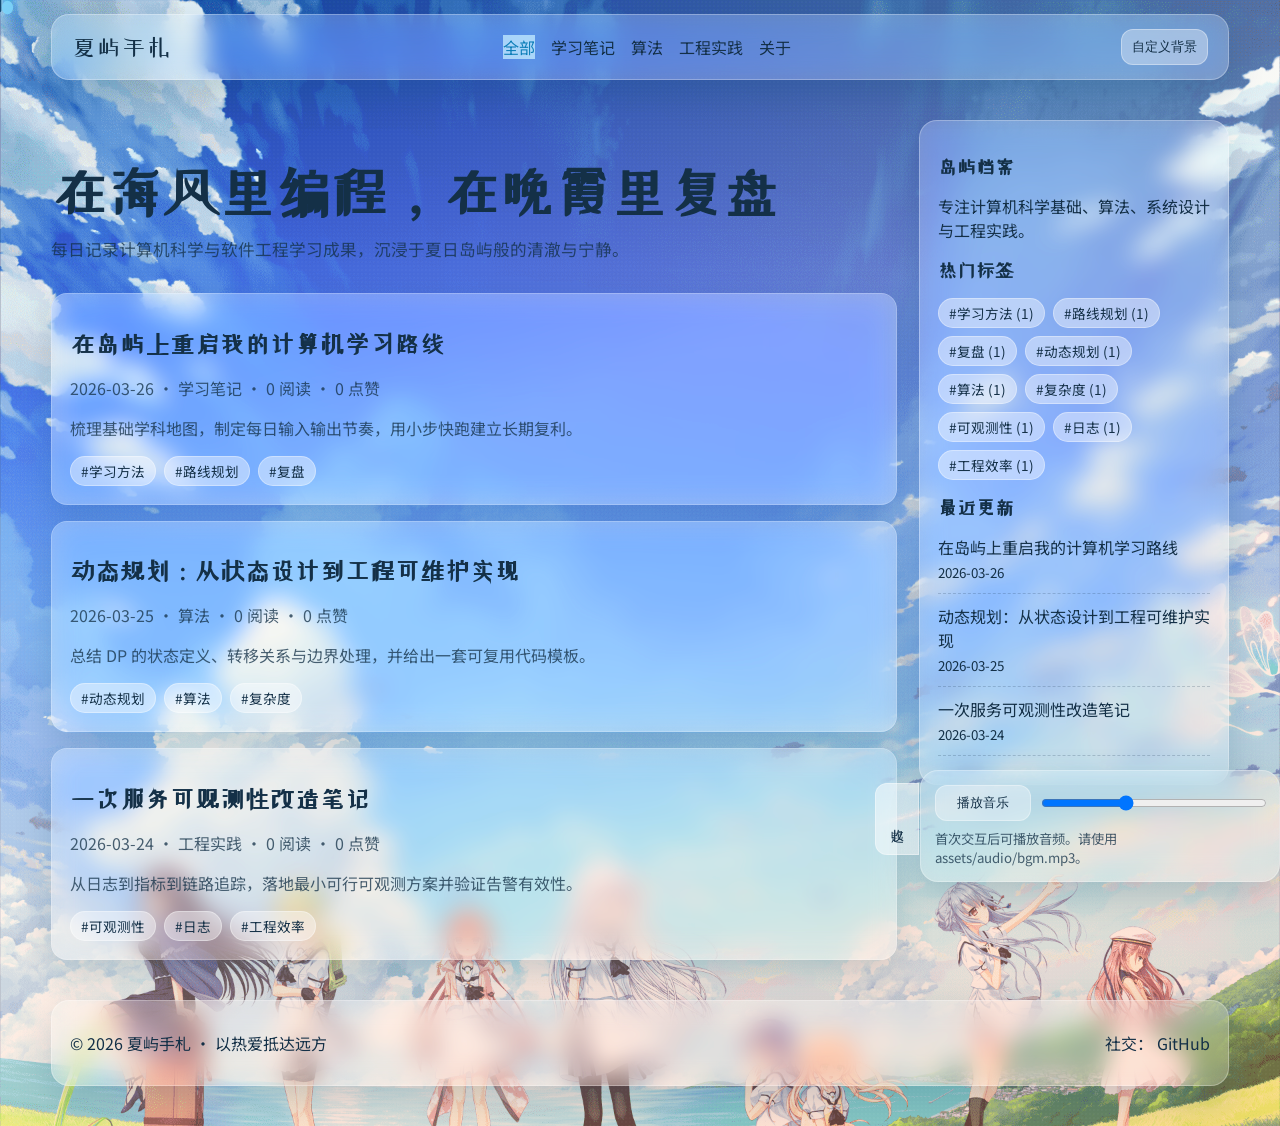
<file: index.html>
<!doctype html>
<html lang="zh-CN">

<head>
    <meta charset="UTF-8" />
    <meta name="viewport" content="width=device-width, initial-scale=1.0" />
    <title>夏屿手札 | 学习博客</title>
    <meta name="description" content="记录计算机科学与软件工程学习成果的夏日岛屿风格个人博客。" />
    <link rel="preconnect" href="https://fonts.googleapis.com" />
    <link rel="preconnect" href="https://fonts.gstatic.com" crossorigin />
    <link
        href="https://fonts.googleapis.com/css2?family=ZCOOL+XiaoWei&family=Noto+Sans+SC:wght@300;400;500;700&display=swap"
        rel="stylesheet" />
    <link rel="stylesheet" href="styles/main.css" />
</head>

<body>
    <div id="bg-layer" aria-hidden="true">
        <video id="bg-video" autoplay muted loop playsinline preload="metadata"></video>
        <div id="bg-image"></div>
        <div class="bg-overlay"></div>
        <div class="noise-overlay"></div>
    </div>

    <canvas id="fx-canvas" aria-hidden="true"></canvas>
    <div id="custom-cursor" aria-hidden="true"></div>

    <header class="top-nav glass">
        <div class="brand">夏屿手札</div>
        <nav>
            <a href="#" data-category="all" class="category-link active">全部</a>
            <a href="#" data-category="学习笔记" class="category-link">学习笔记</a>
            <a href="#" data-category="算法" class="category-link">算法</a>
            <a href="#" data-category="工程实践" class="category-link">工程实践</a>
            <a href="#about">关于</a>
        </nav>
        <button id="open-settings" class="ghost-btn">自定义背景</button>
    </header>

    <main class="layout">
        <section class="content-column" id="parallax-content">
            <h1 class="hero-title">在海风里编程，在晚霞里复盘</h1>
            <p class="hero-subtitle">
                每日记录计算机科学与软件工程学习成果，沉浸于夏日岛屿般的清澈与宁静。
            </p>
            <div id="post-list" class="post-list"></div>
        </section>

        <aside class="sidebar glass">
            <section>
                <h3>岛屿档案</h3>
                <p>
                    专注计算机科学基础、算法、系统设计与工程实践。
                </p>
            </section>
            <section>
                <h3>热门标签</h3>
                <div id="tag-cloud" class="tag-cloud"></div>
            </section>
            <section>
                <h3>最近更新</h3>
                <ul id="recent-list" class="recent-list"></ul>
            </section>
        </aside>
    </main>

    <footer class="site-footer glass" id="about">
        <p>© <span id="year"></span> 夏屿手札 · 以热爱抵达远方</p>
        <p>
            社交：
            <a href="https://github.com/" target="_blank" rel="noreferrer">GitHub</a>
        </p>
    </footer>

    <section id="settings-panel" class="settings-panel glass" aria-hidden="true">
        <div class="settings-header">
            <h2>沉浸设置</h2>
            <button id="close-settings" class="ghost-btn">关闭</button>
        </div>

        <div class="setting-group">
            <h4>预设背景</h4>
            <div id="preset-grid" class="preset-grid"></div>
        </div>

        <div class="setting-group">
            <h4>上传自定义背景</h4>
            <input id="upload-bg" type="file" accept="image/*,video/*" />
            <p class="hint">支持图片/视频，建议小于 4MB（用于本地存储持久化）。</p>
        </div>

        <div class="setting-group">
            <h4>鼠标风格</h4>
            <label>
                蝴蝶尺寸
                <input id="cursor-size" type="range" min="24" max="72" value="40" />
            </label>
            <label>
                尾迹强度
                <input id="trail-density" type="range" min="4" max="20" value="10" />
            </label>
            <label>
                尾迹颜色
                <input id="trail-color" type="color" value="#7dd8ff" />
            </label>
            <label>
                点击波纹颜色
                <input id="click-color" type="color" value="#9ad9ff" />
            </label>
        </div>
    </section>

    <section id="audio-dock" class="audio-dock glass" aria-label="音频控制">
        <button id="audio-dock-toggle" class="audio-dock-toggle" aria-expanded="true" aria-label="隐藏播放器">收起</button>
        <div class="audio-row">
            <button id="toggle-music" class="audio-btn">播放音乐</button>
            <input id="music-volume" type="range" min="0" max="1" step="0.01" value="0.35" />
        </div>
        <p id="audio-tip" class="hint">首次交互后可播放音频。请使用 assets/audio/bgm.mp3。</p>
    </section>

    <audio id="music-audio" loop preload="none" src="assets/audio/bgm.mp3"></audio>

    <script src="scripts/core.js"></script>
    <script src="scripts/app.js"></script>
</body>

</html>
</file>
<file: styles/main.css>
:root {
    --sky: #77c8f2;
    --sea: #2f8fc7;
    --sand: #f8f3e7;
    --sunset: #ff9362;
    --leaf: #69b889;
    --glow: #ffe4b5;
    --glass-bg: rgba(243, 251, 255, 0.26);
    --glass-border: rgba(255, 255, 255, 0.28);
    --text-main: #143047;
    --text-soft: rgba(20, 48, 71, 0.76);
    --shadow-soft: 0 14px 36px rgba(6, 68, 110, 0.2);
}

* {
    box-sizing: border-box;
}

html,
body {
    margin: 0;
    min-height: 100%;
    color: var(--text-main);
    font-family: "Noto Sans SC", sans-serif;
}

body {
    cursor: none;
    background: linear-gradient(150deg, #7fd0f7 0%, #9adcf7 35%, #ffe2bc 100%);
    overflow-x: hidden;
}

@media (max-width: 900px),
(pointer: coarse) {
    body {
        cursor: auto;
    }
}

#bg-layer {
    position: absolute;
    left: 0;
    top: 0;
    width: 100%;
    height: var(--bg-layer-height, 100vh);
    overflow: hidden;
    z-index: -3;
    pointer-events: none;
}

#bg-video,
#bg-image {
    width: 100%;
    height: 100%;
    object-fit: cover;
    position: absolute;
    inset: 0;
}

#bg-image {
    background-size: cover;
    background-position: center top;
    background-repeat: no-repeat;
}

.bg-overlay {
    position: absolute;
    inset: 0;
    background: linear-gradient(160deg,
            rgba(65, 154, 202, 0.18) 0%,
            rgba(248, 243, 231, 0.4) 38%,
            rgba(255, 147, 98, 0.33) 100%);
}

.noise-overlay {
    position: absolute;
    inset: 0;
    background-image: radial-gradient(rgba(255, 255, 255, 0.18) 0.7px, transparent 1px);
    background-size: 4px 4px;
    opacity: 0.35;
    mix-blend-mode: soft-light;
}

.glass {
    background: var(--glass-bg);
    border: 1px solid var(--glass-border);
    border-radius: 18px;
    backdrop-filter: blur(12px) saturate(140%);
    -webkit-backdrop-filter: blur(12px) saturate(140%);
    box-shadow: var(--shadow-soft);
}

.top-nav {
    position: sticky;
    top: 14px;
    margin: 14px auto;
    width: min(1200px, 92vw);
    padding: 14px 20px;
    display: flex;
    align-items: center;
    justify-content: space-between;
    z-index: 10;
}

.brand,
.hero-title,
h1,
h2,
h3,
h4 {
    font-family: "ZCOOL XiaoWei", serif;
}

.brand {
    font-size: 1.45rem;
    letter-spacing: 1px;
}

.top-nav nav {
    display: flex;
    gap: 1rem;
    flex-wrap: wrap;
    align-items: center;
}

a,
.ghost-btn,
.audio-btn {
    color: var(--text-main);
    text-decoration: none;
    transition: transform 0.3s ease, box-shadow 0.3s ease, color 0.3s ease;
}

a:hover,
.ghost-btn:hover,
.audio-btn:hover {
    transform: translateY(-1px) scale(1.02);
    box-shadow: 0 6px 20px rgba(255, 228, 181, 0.52);
    color: #0d7eb8;
}

.layout {
    width: min(1200px, 92vw);
    margin: 40px auto;
    display: grid;
    grid-template-columns: 1fr 310px;
    gap: 22px;
}

.hero-title {
    font-size: clamp(2rem, 5vw, 3.4rem);
    margin-bottom: 0.5rem;
}

.hero-subtitle {
    font-size: 1.04rem;
    color: var(--text-soft);
    margin-bottom: 2rem;
}

.post-list {
    display: grid;
    gap: 16px;
}

.post-card {
    padding: 18px;
    border-radius: 16px;
    position: relative;
}

.post-card::after {
    content: "";
    position: absolute;
    inset: 0;
    border-radius: 16px;
    box-shadow: inset 0 0 36px rgba(255, 255, 255, 0.16);
    pointer-events: none;
}

.post-meta,
.post-excerpt {
    color: var(--text-soft);
}

.tag-cloud {
    display: flex;
    flex-wrap: wrap;
    gap: 8px;
}

.tag {
    background: rgba(255, 255, 255, 0.42);
    border: 1px solid rgba(255, 255, 255, 0.35);
    padding: 4px 10px;
    border-radius: 99px;
    font-size: 0.85rem;
}

.sidebar {
    padding: 18px;
    height: fit-content;
    position: sticky;
    top: 110px;
}

.recent-list,
.comment-list {
    margin: 0;
    padding: 0;
    list-style: none;
}

.recent-list li,
.comment-list li {
    margin-bottom: 10px;
    padding-bottom: 10px;
    border-bottom: 1px dashed rgba(20, 48, 71, 0.2);
}

.site-footer {
    width: min(1200px, 92vw);
    margin: 20px auto 40px;
    padding: 14px 18px;
    display: flex;
    justify-content: space-between;
    flex-wrap: wrap;
    gap: 8px;
}

.settings-panel {
    position: fixed;
    right: 18px;
    top: 90px;
    width: min(340px, calc(100vw - 36px));
    padding: 16px;
    z-index: 25;
    opacity: 0;
    pointer-events: none;
    transform: translateY(-10px);
    transition: all 0.3s ease;
}

.settings-panel.open {
    opacity: 1;
    pointer-events: auto;
    transform: translateY(0);
}

.settings-header {
    display: flex;
    justify-content: space-between;
    align-items: center;
}

.setting-group {
    margin-bottom: 1rem;
}

.setting-group label {
    display: block;
    margin: 8px 0;
}

.preset-grid {
    display: grid;
    grid-template-columns: repeat(2, minmax(0, 1fr));
    gap: 8px;
}

.preset-btn,
.ghost-btn,
.audio-btn {
    border: 1px solid rgba(255, 255, 255, 0.35);
    border-radius: 12px;
    padding: 8px 10px;
    background: rgba(255, 255, 255, 0.35);
    cursor: pointer;
}

.preset-btn.active,
.category-link.active {
    border-color: rgba(13, 126, 184, 0.75);
    color: #0d7eb8;
    background: rgba(198, 238, 255, 0.75);
}

.audio-dock {
    position: fixed;
    right: 0;
    bottom: 18px;
    width: min(360px, calc(100vw - 24px));
    padding: 14px;
    z-index: 20;
    transition: transform 0.25s ease;
}

.audio-dock.collapsed {
    transform: translateX(calc(100% - 48px));
}

.audio-dock-toggle {
    position: absolute;
    left: -46px;
    top: 12px;
    width: 44px;
    height: 72px;
    writing-mode: vertical-rl;
    text-orientation: mixed;
    border: 1px solid rgba(255, 255, 255, 0.35);
    border-radius: 12px 0 0 12px;
    background: rgba(255, 255, 255, 0.5);
    color: var(--text-main);
    cursor: pointer;
}

.audio-row {
    display: grid;
    grid-template-columns: 96px 1fr;
    gap: 8px;
    margin-bottom: 8px;
}

.hint {
    margin: 0;
    font-size: 0.83rem;
    color: var(--text-soft);
}

#fx-canvas {
    position: fixed;
    inset: 0;
    z-index: 28;
    pointer-events: none;
}

#custom-cursor {
    width: var(--cursor-size, 40px);
    height: var(--cursor-size, 40px);
    position: fixed;
    left: 0;
    top: 0;
    z-index: 30;
    pointer-events: none;
    transform: translate(-50%, -50%);
    background: center / contain no-repeat url("../assets/images/butterfly.svg");
    filter: drop-shadow(0 0 10px rgba(125, 216, 255, 0.8));
    animation: flutter 2.4s ease-in-out infinite;
}

@keyframes flutter {

    0%,
    100% {
        transform: translate(-50%, -50%) translateY(-2px) rotate(-2deg);
    }

    50% {
        transform: translate(-50%, -50%) translateY(2px) rotate(2deg);
    }
}

.post-layout {
    width: min(1200px, 92vw);
    margin: 40px auto 30px;
    display: grid;
    grid-template-columns: 1fr 320px;
    gap: 20px;
}

.post-main {
    padding: 26px;
}

.markdown-body {
    line-height: 1.8;
}

.markdown-body pre {
    border-radius: 12px;
    overflow: auto;
}

.post-footer {
    margin-top: 18px;
    display: flex;
    align-items: center;
    gap: 12px;
}

.comment-form {
    display: grid;
    gap: 8px;
}

.comment-form input,
.comment-form textarea,
input[type="range"],
input[type="color"],
input[type="file"] {
    width: 100%;
    border-radius: 10px;
    border: 1px solid rgba(255, 255, 255, 0.45);
    background: rgba(255, 255, 255, 0.52);
    padding: 7px 10px;
    color: var(--text-main);
}

.fade-up {
    animation: fadeUp 0.7s ease both;
}

@keyframes fadeUp {
    from {
        opacity: 0;
        transform: translateY(18px);
    }

    to {
        opacity: 1;
        transform: translateY(0);
    }
}

@media (max-width: 1080px) {

    .layout,
    .post-layout {
        grid-template-columns: 1fr;
    }

    .sidebar {
        position: static;
    }
}

@media (max-width: 900px),
(pointer: coarse) {

    #custom-cursor,
    #fx-canvas {
        display: none;
    }

    .top-nav {
        top: 8px;
        margin-top: 8px;
        margin-bottom: 8px;
    }

    .top-nav nav {
        display: none;
    }

    .audio-dock {
        left: 50%;
        right: auto;
        transform: translateX(-50%);
    }

    .audio-dock.collapsed {
        transform: translateX(calc(-50% + 120px));
    }

    .audio-dock-toggle {
        left: 8px;
        top: -44px;
        width: 72px;
        height: 36px;
        writing-mode: horizontal-tb;
        border-radius: 12px 12px 0 0;
    }
}
</file>
